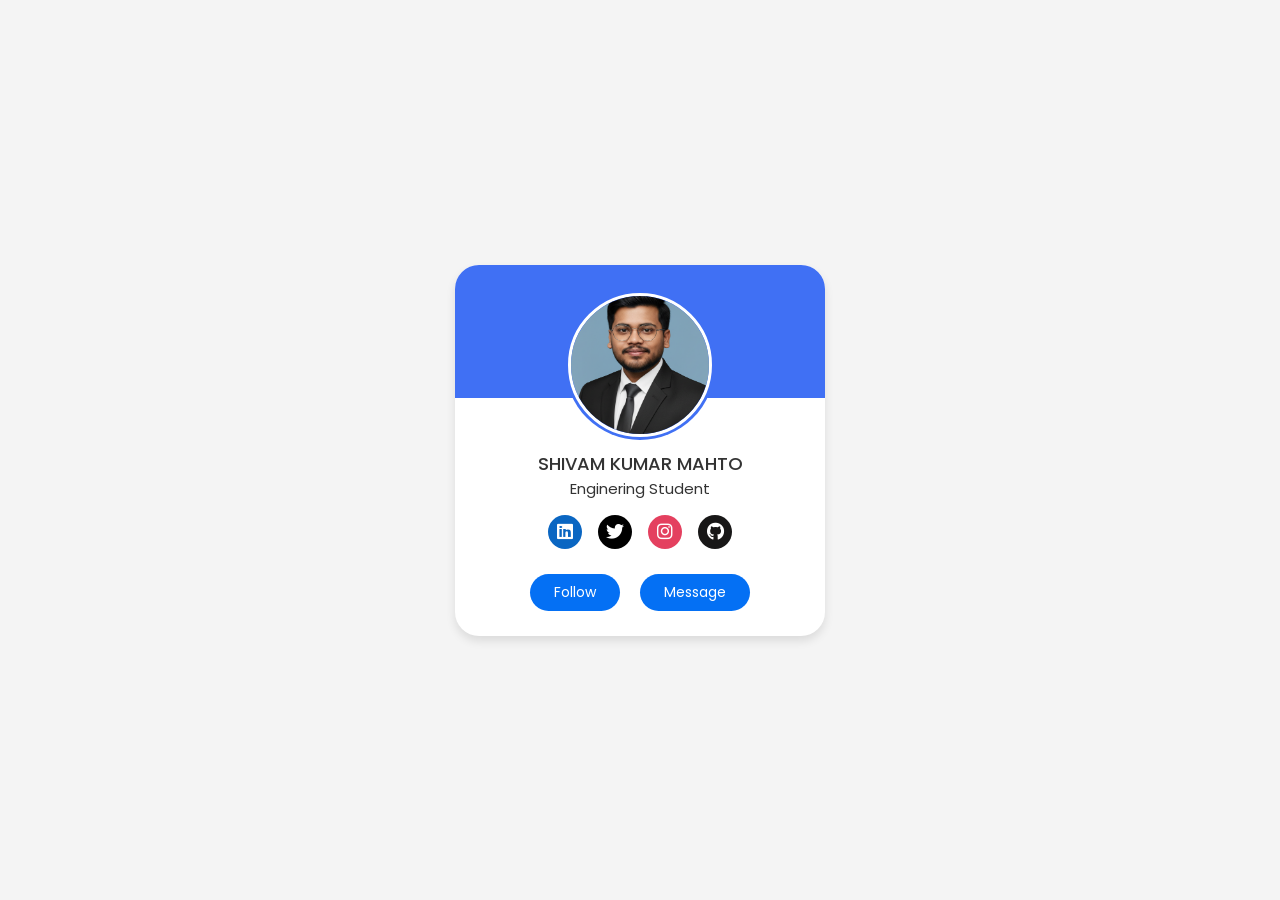
<file: 1 Responsive Profile Card/index.html>
<!DOCTYPE html>
<html lang="en">

<head>
    <meta charset="UTF-8">
    <meta name="viewport" content="width=device-width, initial-scale=1.0">
    <title>Profile Card UI Design</title>
    <link rel="stylesheet" href="style.css">

    <!-- Font Awesome Free CDN -->
    <link rel="stylesheet" href="https://cdnjs.cloudflare.com/ajax/libs/font-awesome/6.5.2/css/all.min.css">


</head>

<body>
    <div class="profile-card">
        <div class="image">
            <img src="photo.png" alt="" class="profile-img">
        </div>

        <div class="text-data">
            <span class="name">SHIVAM KUMAR MAHTO</span>
            <span class="job">Enginering Student </span>
        </div>

        <div class="media-buttons">
            <a href="https://www.linkedin.com/in/shivam-kumar-mahto-b7a84a311" style="background-color: #0A66C2;" class="link">
                <i class="fa-brands fa-linkedin"></i></i>
            </a>
            <a href="#" style="background-color:#000000 ;" class="link">
                <i class="fa-brands fa-twitter"></i></i>
            </a>
            <a href="#" style="background-color:#E4405F ;" class="link">
                <i class="fa-brands fa-instagram"></i></i>
            </a>
            <a href="#" style="background-color:#181717 ;" class="link">
                <i class="fa-brands fa-github"></i></i>
            </a>
        </div>

        <div class="buttons">
            <button class="button">Follow</button>
            <button class="button">Message</button>
        </div>
    </div>
</body>

</html>
</file>
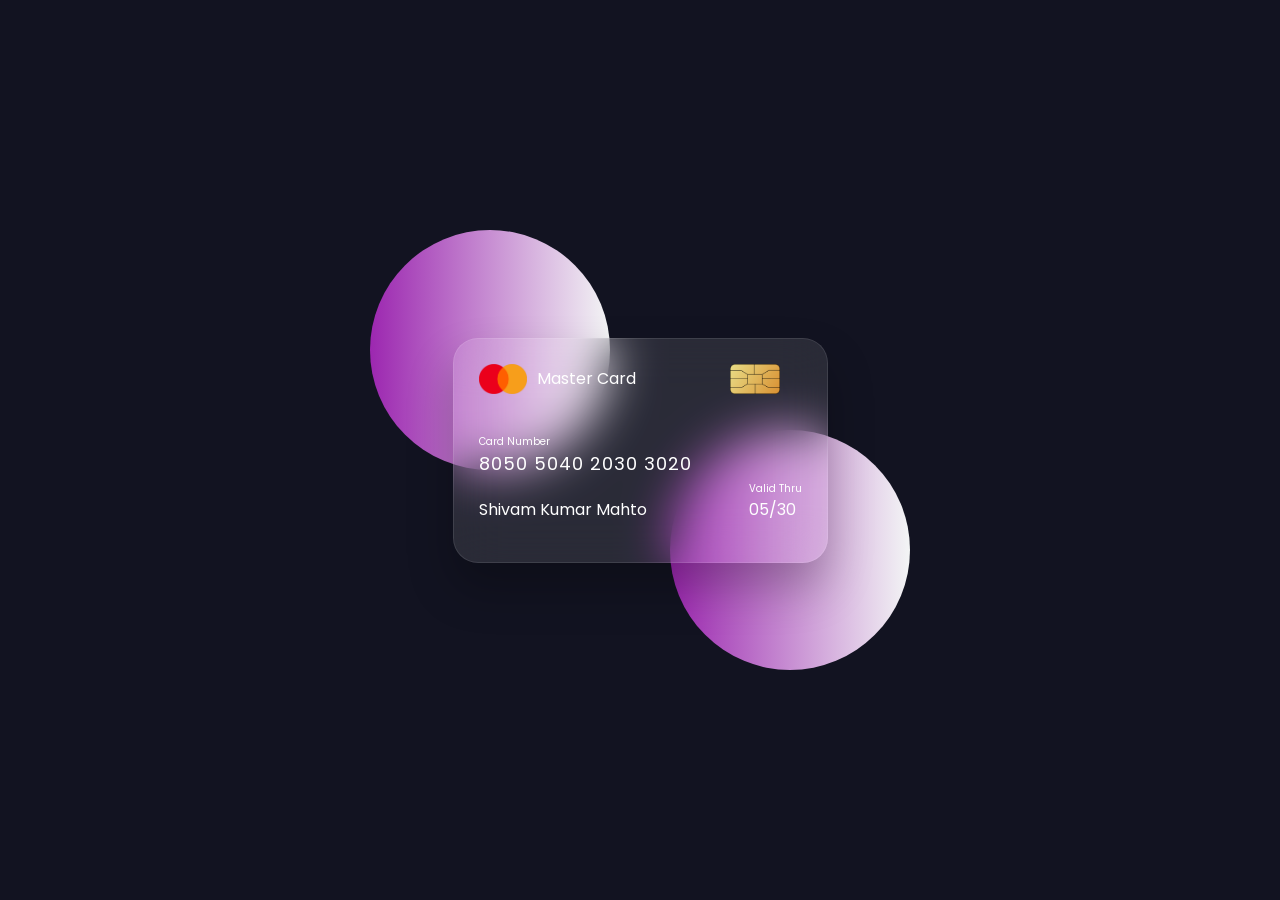
<file: 3 Flipping Card/index.html>
<!DOCTYPE html>
<html lang="en">
<head>
    <meta charset="UTF-8">
    <meta name="viewport" content="width=device-width, initial-scale=1.0">
    <title>Flipping Card</title>
    <link rel="stylesheet" href="style.css">
</head>
<body>
    <section>
        <div class="container">
            <div class="card front-face">
                <header>
                    <span class="logo">
                        <img src="images/logo.png" alt="">
                        <h5>Master Card</h5>
                    </span>
                    <img src="images/chip.png" class="chip" alt="">
                </header>
                <div class="card-details">
                    <div class="name-number">
                        <h6>Card Number</h6>
                        <h5 class="Number">8050 5040 2030 3020</h5>
                        <h5 class="name">Shivam Kumar Mahto</h5>
                    </div>
                    <div class="valid-status">
                        <h6>Valid Thru</h6>
                        <h5>05/30</h5>
                    </div>
                </div>
            </div>
            <div class="card back-face">
                <h6>For Customer Service Call +977 4343 3433 or Email at 
                    mastercard@gmail.com
                </h6>
                <span class="magnetic-strip"></span>
                <div class="signature"><i>005</i></div>
                <h5>Lorem ipsum, dolor sit amet consectetur adipisicing elit. Rem animi nihil necessitatibus nisi non beatae eos ea maiores ipsam asperiores, nostrum est suscipit at reprehenderit iusto cumque, minima atque dolor?</h5>
            </div>
        </div>
    </section>
</body>
</html>
</file>
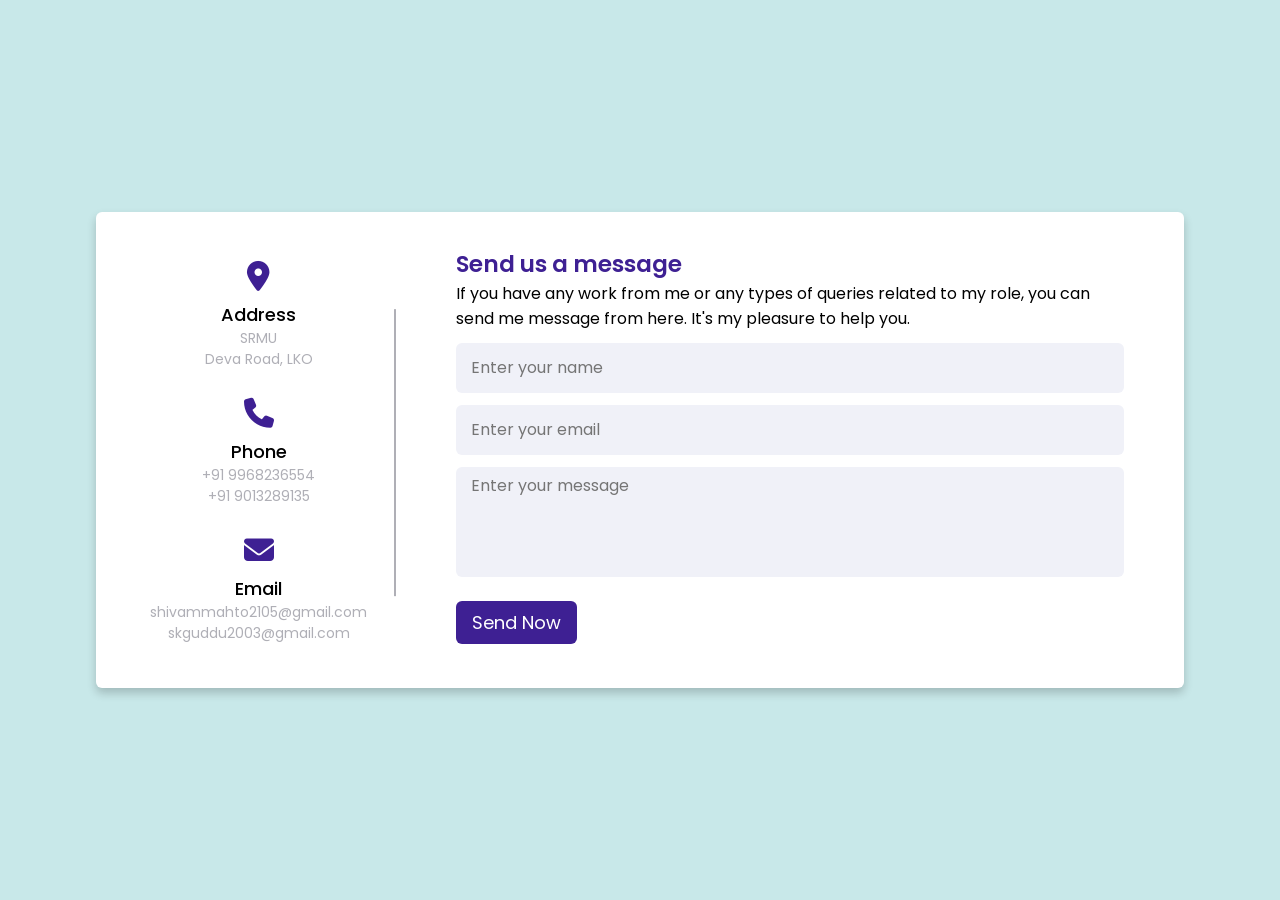
<file: 7 Responsive Contact Us/index.html>
<!DOCTYPE html>
<html lang="en">

<head>
    <meta charset="UTF-8">
    <meta name="viewport" content="width=device-width, initial-scale=1.0">
    <title>Responsive Contact Us</title>
    <link rel="stylesheet" href="style.css">
    <!-- Font Awesome Free CDN -->
    <link rel="stylesheet" href="https://cdnjs.cloudflare.com/ajax/libs/font-awesome/6.5.2/css/all.min.css">
</head>

<body>
    <div class="container">
        <div class="content">
            <div class="add-cont-email">
                <div class="add details">
                    <i class="fas fa-map-marker-alt"></i>
                    <div class="title">Address</div>
                    <div class="text-one">SRMU</div>
                    <div class="text-two">Deva Road, LKO</div>
                </div>
                <div class="cont details">
                    <i class="fas fa-phone"></i>
                    <div class="title">Phone</div>
                    <div class="text-one">+91 9968236554</div>
                    <div class="text-two">+91 9013289135</div>
                </div>
                <div class="Email details">
                    <i class="fas fa-envelope"></i>
                    <div class="title">Email</div>
                    <div class="text-one">shivammahto2105@gmail.com</div>
                    <div class="text-two">skguddu2003@gmail.com</div>
                </div>
            </div>
            <!-- <div class="vertical-line"></div> -->
            <div class="send-msg">
                <div class="topic-text">Send us a message</div>
                <p>If you have any work from me or any types of queries related to my role, you can send me message from here. It's my pleasure to help you.</p>
                <form action="#">
                    <div class="input-box">
                        <input type="text" placeholder="Enter your name">
                    </div>
                    <div class="input-box">
                        <input type="email" placeholder="Enter your email">
                    </div>
                    <div class="input-box message-box">
                        <textarea name="" placeholder="Enter your message"></textarea>
                    </div>
                    <div class="button">
                        <input  type="button" value="Send Now">
                    </div>
                </form>
            </div>
        </div>
    </div>
</body>

</html>
</file>
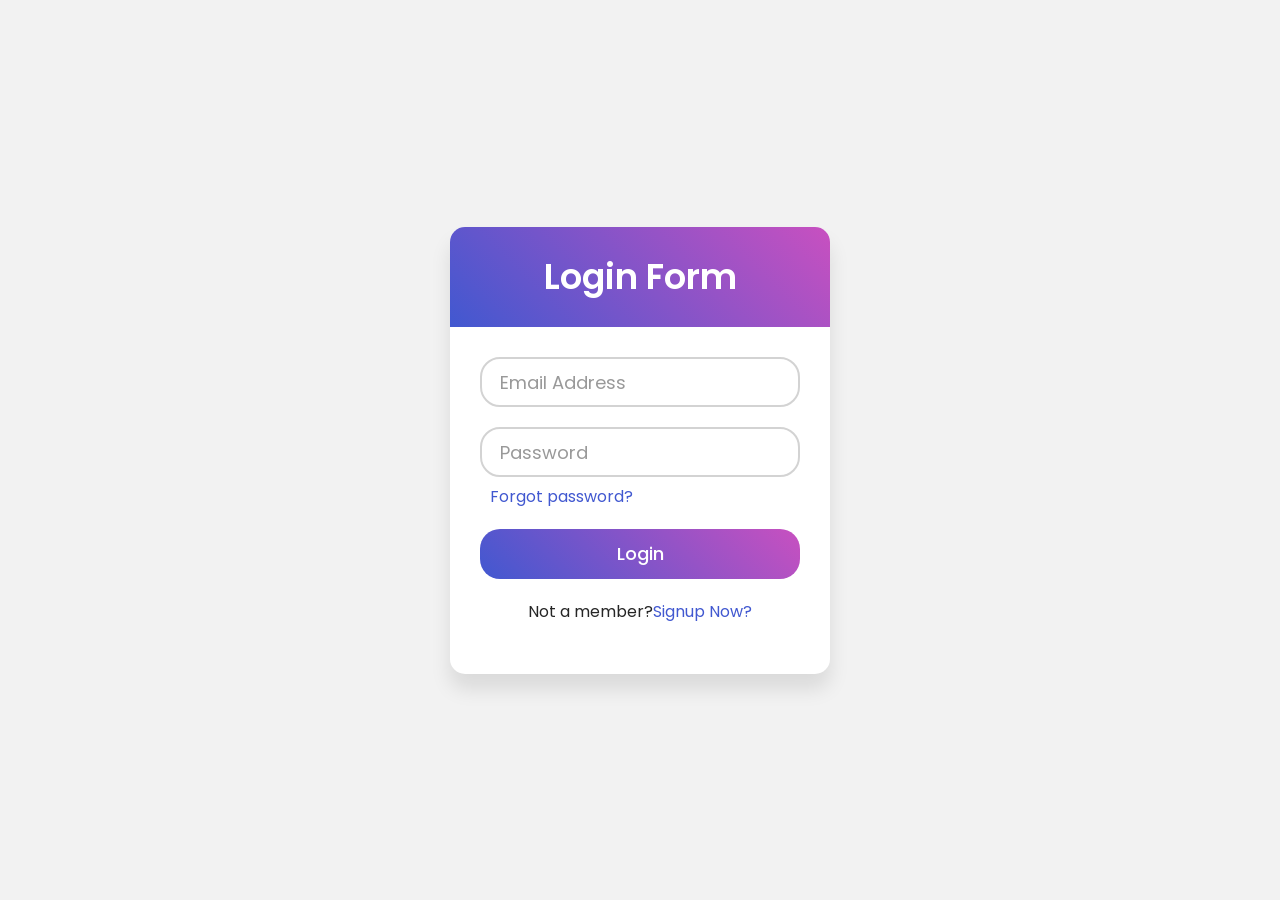
<file: 9 Login Form/index.html>
<!DOCTYPE html>
<html lang="en" dir="ltr">
   <head>
      <meta charset="utf-8">
      <title>Login Form</title>
      <link rel="stylesheet" href="style.css">
   </head>
   <body>
      <div class="container">
         <div class="title">
            Login Form
         </div>
         <form action="#">
            <div class="field">
               <input type="text" required>
               <label>Email Address</label>
            </div>
            <div class="field">
               <input type="password" required>
               <label>Password</label>
            </div>
               <div class="pass-link">
                  <a href="#">Forgot password?</a>
               </div>
            <div class="field">
               <input type="submit" value="Login">
            </div>
            <div class="signup-link">Not a member?<a href="">Signup Now?</a></div>
         </form>
      </div>
   </body>
</html>
</file>
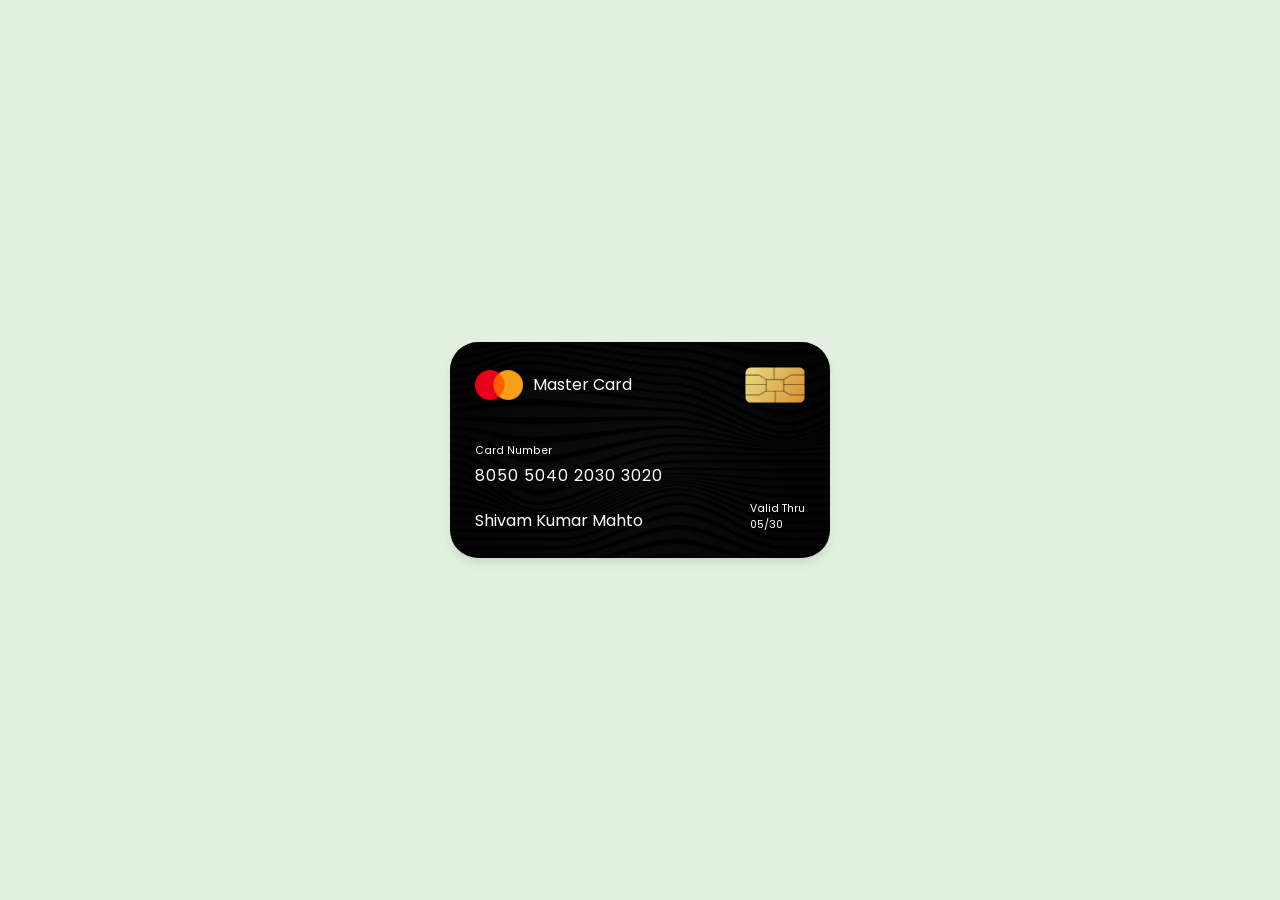
<file: 2 Credit Card UI Design/.index.html>
<!DOCTYPE html>
<html lang="en">
<head>
    <meta charset="UTF-8">
    <meta name="viewport" content="width=device-width, initial-scale=1.0">
    <title>Credit Card UI Design</title>
    <link rel="stylesheet" href="style.css">
</head>
<body>
    <div class="container">
        <header>
            <span class="logo">
                <img src="images/logo.png" alt="">
                <h5>Master Card</h5>
            </span>
            <img src="images/chip.png" alt="" class="chip">
        </header>

        <div class="card-detail">
            <div class="name-number">
                <h6>Card Number</h6>
                <h5 class="number">8050 5040 2030 3020</h5>
                <h5 class="name">Shivam Kumar Mahto</h5>
            </div>

            <div class="valid-date">
                <h6>Valid Thru</h6>
                <h6>05/30</h6>
            </div>
        </div>
    </div>
</body>
</html>
</file>
<file: 1 Responsive Profile Card/style.css>
@import url('https://fonts.googleapis.com/css2?family=Poppins:ital,wght@0,100;0,200;0,300;0,400;0,500;0,600;0,700;0,800;0,900;1,100;1,200;1,300;1,400;1,500;1,600;1,700;1,800;1,900&display=swap');

* {
    margin: 0;
    padding: 0;
    box-sizing: border-box;
    font-family: "Poppins", sans-serif;
}

body {
    height: 100vh;
    display: flex;
    align-items: center;
    justify-content: center;
    background-color: #f4f4f4;
}

.profile-card {
    display: flex;
    flex-direction: column;
    align-items: center;
    max-width: 370px;
    width: 100%;
    background-color: #fff;
    border-radius: 24px;
    padding: 25px;
    box-shadow: 0px 5px 10px rgba(0, 0, 0, 0.1);
    position: relative;
}

.profile-card::before {
    content: " ";
    position: absolute;
    top: 0;
    left: 0;
    height: 36%;
    width: 100%;
    border-radius: 24px 24px 0 0 ;
    background-color: #4070f4;

}

.image {
    position: relative;
    height: 150px;
    width: 150px;
    border-radius: 50%;
    background-color: #4070f4;
    padding: 3px;
    margin-bottom: 10px;
}

.image .profile-img {
    height: 100%;
    width: 100%;
    object-fit: cover;
    border-radius: 50%;
    border: 3px solid #fff;
}

.profile-card .text-data {
    display: flex;
    flex-direction: column;
    align-items: center;
    color: #333;
}
.text-data .name{
    font-size: 18px;
    font-weight: 500;
}
.text-data .job{
    font-size: 15px;
    font-weight: 400;
}
.profile-card .media-buttons{
    display: flex;
    align-items: center;
    margin-top: 15px;
}
.media-buttons .link{
    display: flex;
    align-items: center;
    justify-content: center;
    color: #fff;
    font-size: 18px;
    height: 34px;
    width: 34px;
    border-radius: 50%;
    margin: 0px 8px;
    background-color: #0470f4;
    text-decoration: none;
}
.profile-card .buttons{
    display: flex;
    align-items: center;
    margin-top: 25px;
}

.buttons .button{
    font-size: 14px;
    font-weight: 400;
    color: #fff;
    border: none;
    border-radius: 24px;
    margin: 0 10px;
    padding: 8px 24px;
    background-color: #0470f4;
    cursor: pointer;
    transition: all 0.3s ease;
}
.buttons .button:hover{
    background-color: #0e4bf1;
}
</file>
<file: 3 Flipping Card/style.css>
@import url('https://fonts.googleapis.com/css2?family=Poppins:ital,wght@0,100;0,200;0,300;0,400;0,500;0,600;0,700;0,800;0,900;1,100;1,200;1,300;1,400;1,500;1,600;1,700;1,800;1,900&display=swap');

    *{
        margin: 0;
        padding: 0;
        box-sizing: border-box;
        font-family: "poppins", sans-serif;
    }
section{
    position: relative;
    min-height: 100vh;
    width: 100%;
    display: flex;
    align-items: center;
    justify-content: center;
    background-color: #121321;
    color: #ffff;
    perspective: 1000px;
}
section::before{
    position: absolute;
    content: "";
    height: 240px;
    width: 240px;
    border-radius: 50%;
    transform: translate(-150px , -100px);
    background: linear-gradient(90deg, #9c27b0, #f3f5f5);
}
section::after{
    position: absolute;
    content: "";
    height: 240px;
    width: 240px;
    border-radius: 50%;
    transform: translate(150px , 100px);
    background: linear-gradient(90deg, #9c27b0, #f3f5f5);
}
.container{
    position: relative;
    height: 225px;
    width: 375px;
    z-index: 100;
    transition: 0.6s;
    transform-style: preserve-3d;
}
.container:hover{
    transform: rotateY(180deg);
}
.container .card{
    position: absolute;
    height: 100%;
    width: 100%;
    padding: 25px;
    border-radius: 25px;
    backdrop-filter: blur(25px);
    background-color: rgba(255, 255, 255, 0.1);
    box-shadow: 0 25px 45px rgba(0, 0, 0, 0.25);
    border: 1px solid rgba(255, 255, 255, 0.1);
    backface-visibility: hidden;
}
.front-face header,
.front-face .logo{
    display: flex;
    align-items: center;
}
.front-face header{
    justify-content: space-between;
    margin-right: 22px;
}
.front-face .logo img{
    width: 48px;
    margin-right: 10px;
}
h5{
    font-size: 16px;
    font-weight: 400;
}
.front-face .chip{
    width: 50px;
}

.front-face .card-details{
    display: flex;
    align-items: flex-end;
    justify-content: space-between;
    margin-top: 40px;
}
h6{
    font-weight: 400;
    font-size: 10px;
}
h5.Number{
    font-size: 18px;
    letter-spacing: 1px;
}
h5.name{
    margin-top: 20px;
}
.card.back-face{
    border: none;
    padding: 15px 25px 25px 25px;
    transform: rotateY(180deg);
}
.card.back-face h6{
    font-size: 8px;
}
.card.card.back-face .magnetic-strip{
    position: absolute;
    top: 40px;
    left: 0;
    height: 45px;
    width: 100%;
    background-color: #000;
}
.card.back-face .signature{
    display: flex;
    justify-content: flex-end;
    align-items: center;
    margin-top: 80px;
    height: 40px;
    width: 85%;
    border-radius: 6px;
    /* background-color: #fff; */
    background: 
    repeating-linear-gradient(
        #fff,
        #fff 3px,
        #efefef 0px,
        #efefef 9px
    );
}
.signature i{
    color: #000;
    font-size: 12px;
    margin-right: -30px;
    background-color: #fff;
    padding: 4px 6px;
    border-radius: 4px;
    z-index: -1;
}
.card.back-face h5{
    font-size: 8px;
    margin-top: 15px;
}
</file>
<file: 7 Responsive Contact Us/style.css>
/* Google Font CDN Link */
@import url('https://fonts.googleapis.com/css2?family=Poppins:wght@200;300;400;500;600;700&display=swap');
*{
  margin: 0;
  padding: 0;
  box-sizing: border-box;
  font-family: "Poppins" , sans-serif;
}
body{
  min-height: 100vh;
  width: 100%;
  background: #c8e8e9;
  display: flex;
  align-items: center;
  justify-content: center;
}
.container{
  width: 85%;
  background: #fff;
  border-radius: 6px;
  padding: 20px 60px 30px 40px;
  box-shadow: 0 5px 10px rgba(0, 0, 0, 0.2);
}
.container .content{
  display: flex;
  align-items: center;
  justify-content: space-between;
}
.container .content .add-cont-email{
  width: 25%;
  height: 100%;
  display: flex;
  flex-direction: column;
  align-items: center;
  justify-content: center;
  margin-top: 15px;
  position: relative;
}
.content .add-cont-email::before{
  content: '';
  position: absolute;
  height: 70%;
  width: 2px;
  right: -15px;
  top: 50%;
  transform: translateY(-50%);
  background: #afafb6;
}
.content .add-cont-email .details{
  margin: 14px;
  text-align: center;
}
.content .add-cont-email .details i{
  font-size: 30px;
  color: #3e2093;
  margin-bottom: 10px;
}
.content .add-cont-email .details .title{
  font-size: 18px;
  font-weight: 500;
}
.content .add-cont-email .details .text-one,
.content .add-cont-email .details .text-two{
  font-size: 14px;
  color: #afafb6;
}
.container .content .send-msg{
  width: 75%;
  margin-left: 75px;
}
.content .send-msg .topic-text{
  font-size: 23px;
  font-weight: 600;
  color: #3e2093;
}
.send-msg .input-box{
  height: 50px;
  width: 100%;
  margin: 12px 0;
}
.send-msg .input-box input,
.send-msg .input-box textarea{
  height: 100%;
  width: 100%;
  border: none;
  outline: none;
  font-size: 16px;
  background: #F0F1F8;
  border-radius: 6px;
  padding: 0 15px;
  resize: none;
}
.send-msg .message-box{
  min-height: 110px;
}
.send-msg .input-box textarea{
  padding-top: 6px;
}
.send-msg .button{
  display: inline-block;
  margin-top: 12px;
}
.send-msg .button input[type="button"]{
  color: #fff;
  font-size: 18px;
  outline: none;
  border: none;
  padding: 8px 16px;
  border-radius: 6px;
  background: #3e2093;
  cursor: pointer;
  transition: all 0.3s ease;
}
.button input[type="button"]:hover{
  background: #5029bc;
}

@media (max-width: 950px) {
  .container{
    width: 90%;
    padding: 30px 40px 40px 35px ;
  }
  .container .content .send-msg{
   width: 75%;
   margin-left: 55px;
}
}
@media (max-width: 820px) {
  .container{
    margin: 40px 0;
    height: 100%;
  }
  .container .content{
    flex-direction: column-reverse;
  }
 .container .content .add-cont-email{
   width: 100%;
   flex-direction: row;
   margin-top: 40px;
   justify-content: center;
   flex-wrap: wrap;
 }
 .container .content .add-cont-email::before{
   display: none;
 }
 .container .content .send-msg{
   width: 100%;
   margin-left: 0;
 }
}
</file>
<file: 9 Login Form/style.css>
/* Google Font CDN Link */
@import url('https://fonts.googleapis.com/css2?family=Poppins:wght@200;300;400;500;600;700&display=swap');
*{
  margin: 0;
  padding: 0;
  box-sizing: border-box;
  font-family: "Poppins" , sans-serif;
}
html,body{
    display: grid;
    place-items: center;
    height: 100%;
    background: #f2f2f2;
}
.container{
    width: 380px;
    background: #fff;
    border-radius: 15px;
    /* padding: 25px; */
    box-shadow: 0 15px 20px rgba(0, 0, 0, 0.1);
}
.container .title{
    line-height: 100px;
    background: linear-gradient(-135deg , #c850c0 ,#4158d0);
    border-radius: 15px 15px 0 0;
    font-size: 35px;
    font-weight: 600;
    color: #fff;
    text-align: center;
}
.container form{
    padding: 10px 30px 50px 30px;
}
.container form .field{
    position: relative;
    height: 50px;
    width: 100%;
    margin-top: 20px;
}
.container form .field input{
    height: 100%;
    width: 100%;
    font-size: 17px;
    padding-left: 20px;
    border-radius: 20px;
    border: 2px solid lightgray;
    outline: none;
    transition: all 0.3s ease;
}
.container form .field input:focus,
.container form .field input:valid{
    border-color: #4158d0;
}
.container form .field label{
    position: absolute;
    top: 50%;
    font-size: 18px;
    left: 20px;
    color: #999;
    transform: translateY(-50%);
    pointer-events: none;
    transition: all 0.3s ease;
}
.container form .field input:focus ~ label,
.container form .field input:valid ~ label{
    top: 0%;
    transform: translateY(-50%);
    color: #4158d0;
    font-size: 16px;
    background: #fff;
}
.container form .pass-link{
    /* color: #4158d0; */
    margin: 7px 0 0 10px;
}
.container form .field input[type = "submit"]{
    color: white;
    background: linear-gradient(-135deg , #c850c0 ,#4158d0);
    border: none;
    font-size: 18px;
    font-weight: 500;
    padding-left: 0px;
    cursor: pointer;
    transition: all 0.3s ease;
}
.container form .field input[type = "submit"]:active{
    transform: scale(0.95);
}
.container form .signup-link{
    color: #4158d0;
    text-align: center;
    margin-top: 20px;
    color: #262626;
}
.container form .pass-link a,
.container form .signup-link a{
    color: #4158d0;
    text-decoration: none;
}
.container form .pass-link a:hover,
.container form .signup-link a:hover{
    text-decoration: underline;
}
</file>
<file: 2 Credit Card UI Design/style.css>
@import url('https://fonts.googleapis.com/css2?family=Poppins:ital,wght@0,100;0,200;0,300;0,400;0,500;0,600;0,700;0,800;0,900;1,100;1,200;1,300;1,400;1,500;1,600;1,700;1,800;1,900&display=swap');

    *{
        margin: 0;
        padding: 0;
        box-sizing: border-box;
        font-family: "poppins", sans-serif;
    }
    body{
        display: flex;
        align-items: center;
        justify-content: center;
        min-height: 100vh;
        background-color: #e3f2df;
    }
    .container{
        position: relative;
        background-image: url(images/bg.png);
        background-size: cover;
        padding: 25px;
        border-radius: 28px;
        max-width: 380px;
        width: 100%;
        box-shadow: 0 5px 10px rgba(0, 0, 0, 0.1);
    }
    header , .logo{
        display: flex;
        align-items: center;
        justify-content: space-between;
    }
    .logo img{
        width: 48px;
        margin-right: 10px;
    }
    h5{
        font-size: 16px;
        font-weight: 400;
        color: #fff;
    }
    header .chip{
        width: 60px;
    }
    h6{
        color: #fff;
        font-style: 10px;
        font-weight: 400;
    }
    h5.number{
        font-style: 18px;
        letter-spacing: 1px;
        margin-top: 4px;
    }
    h5.name{
        margin-top: 20px;
    }
    .container .card-detail{
        display: flex;
        justify-content: space-between;
        margin-top: 40px;
        align-items: flex-end;

    }
</file>
